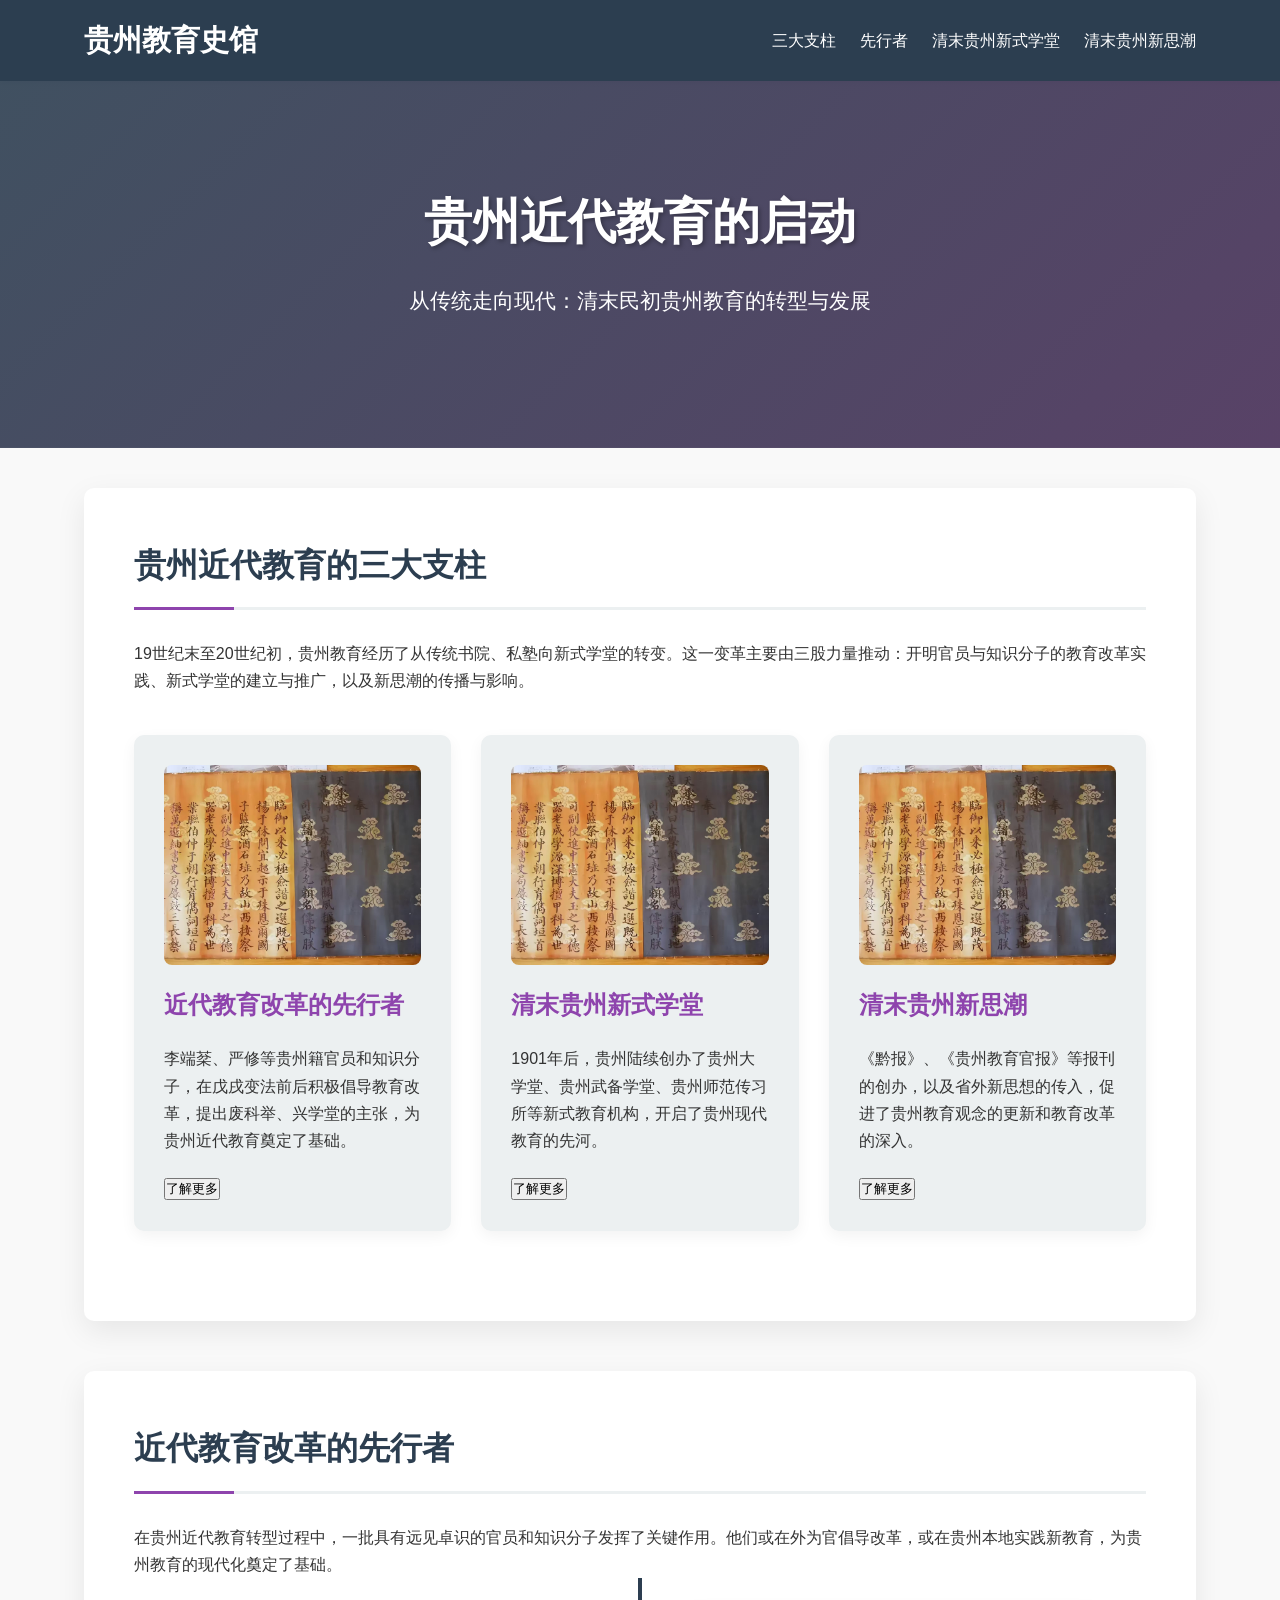
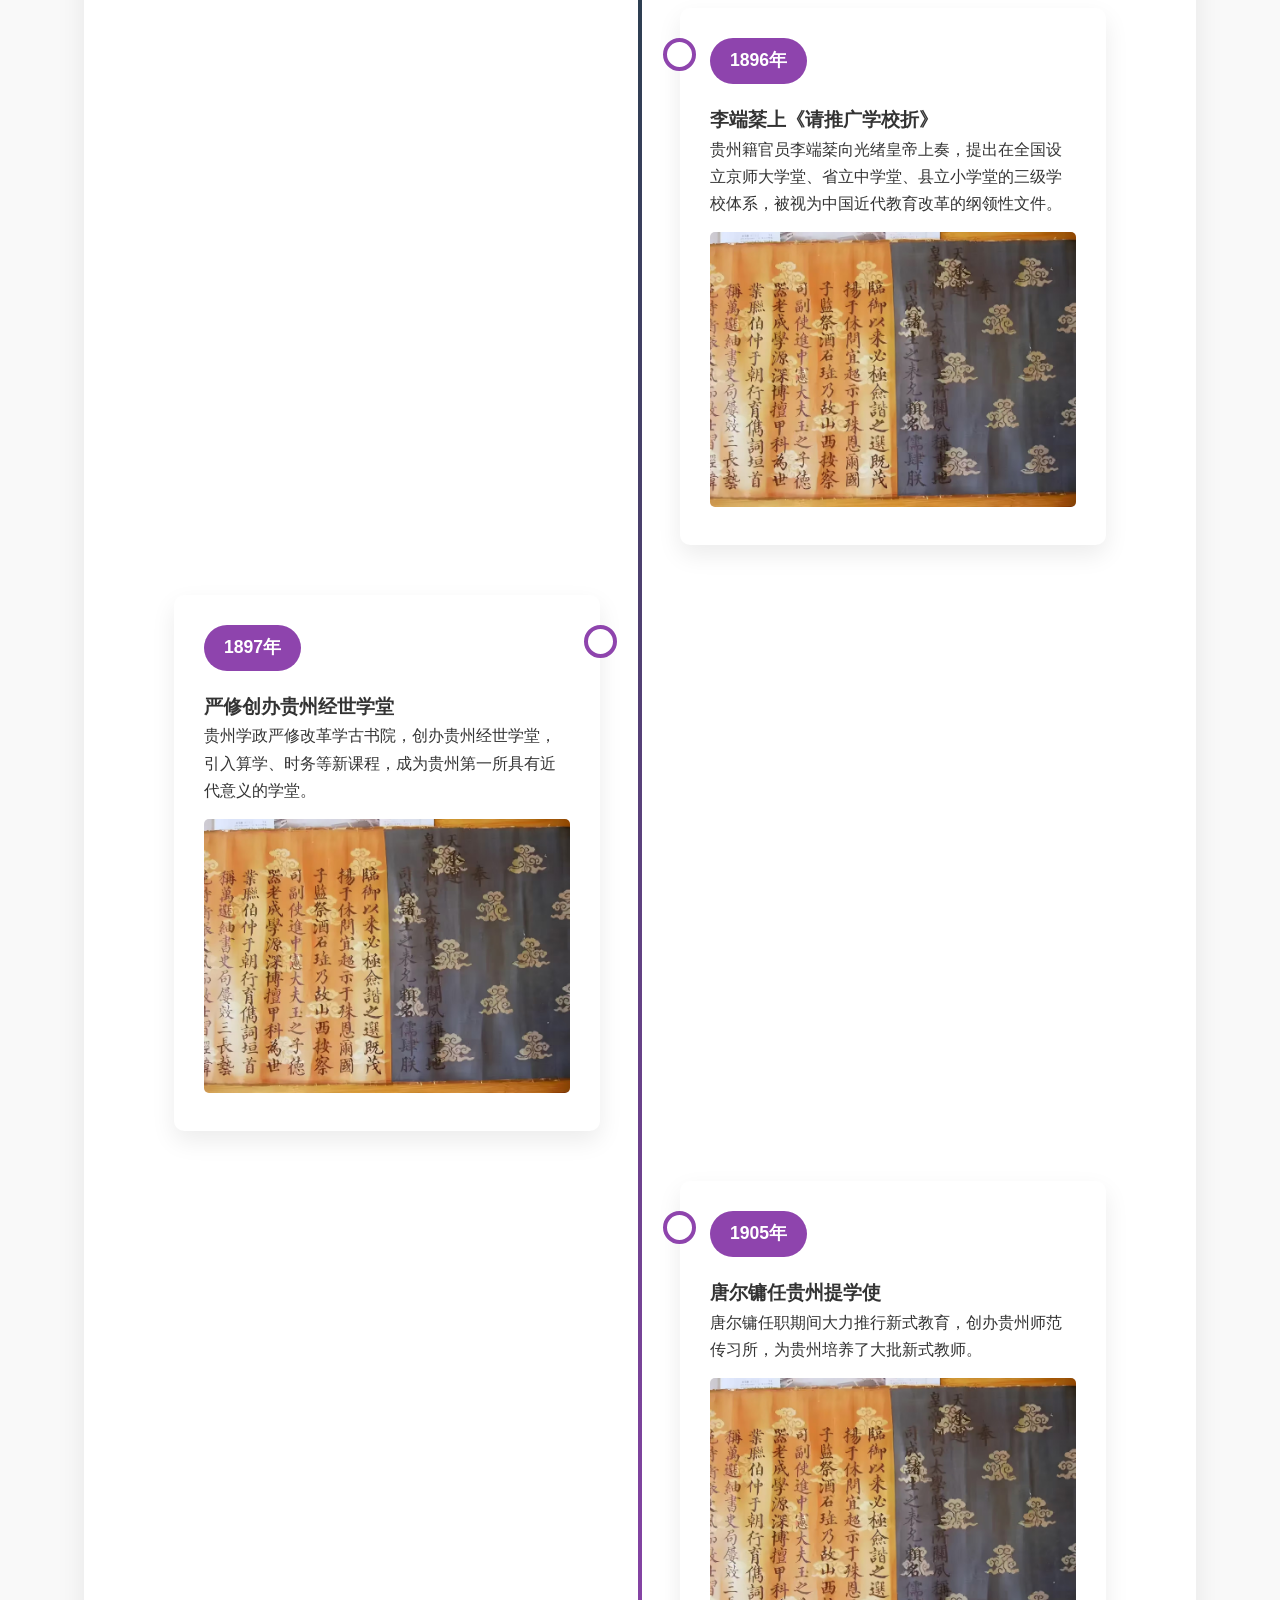
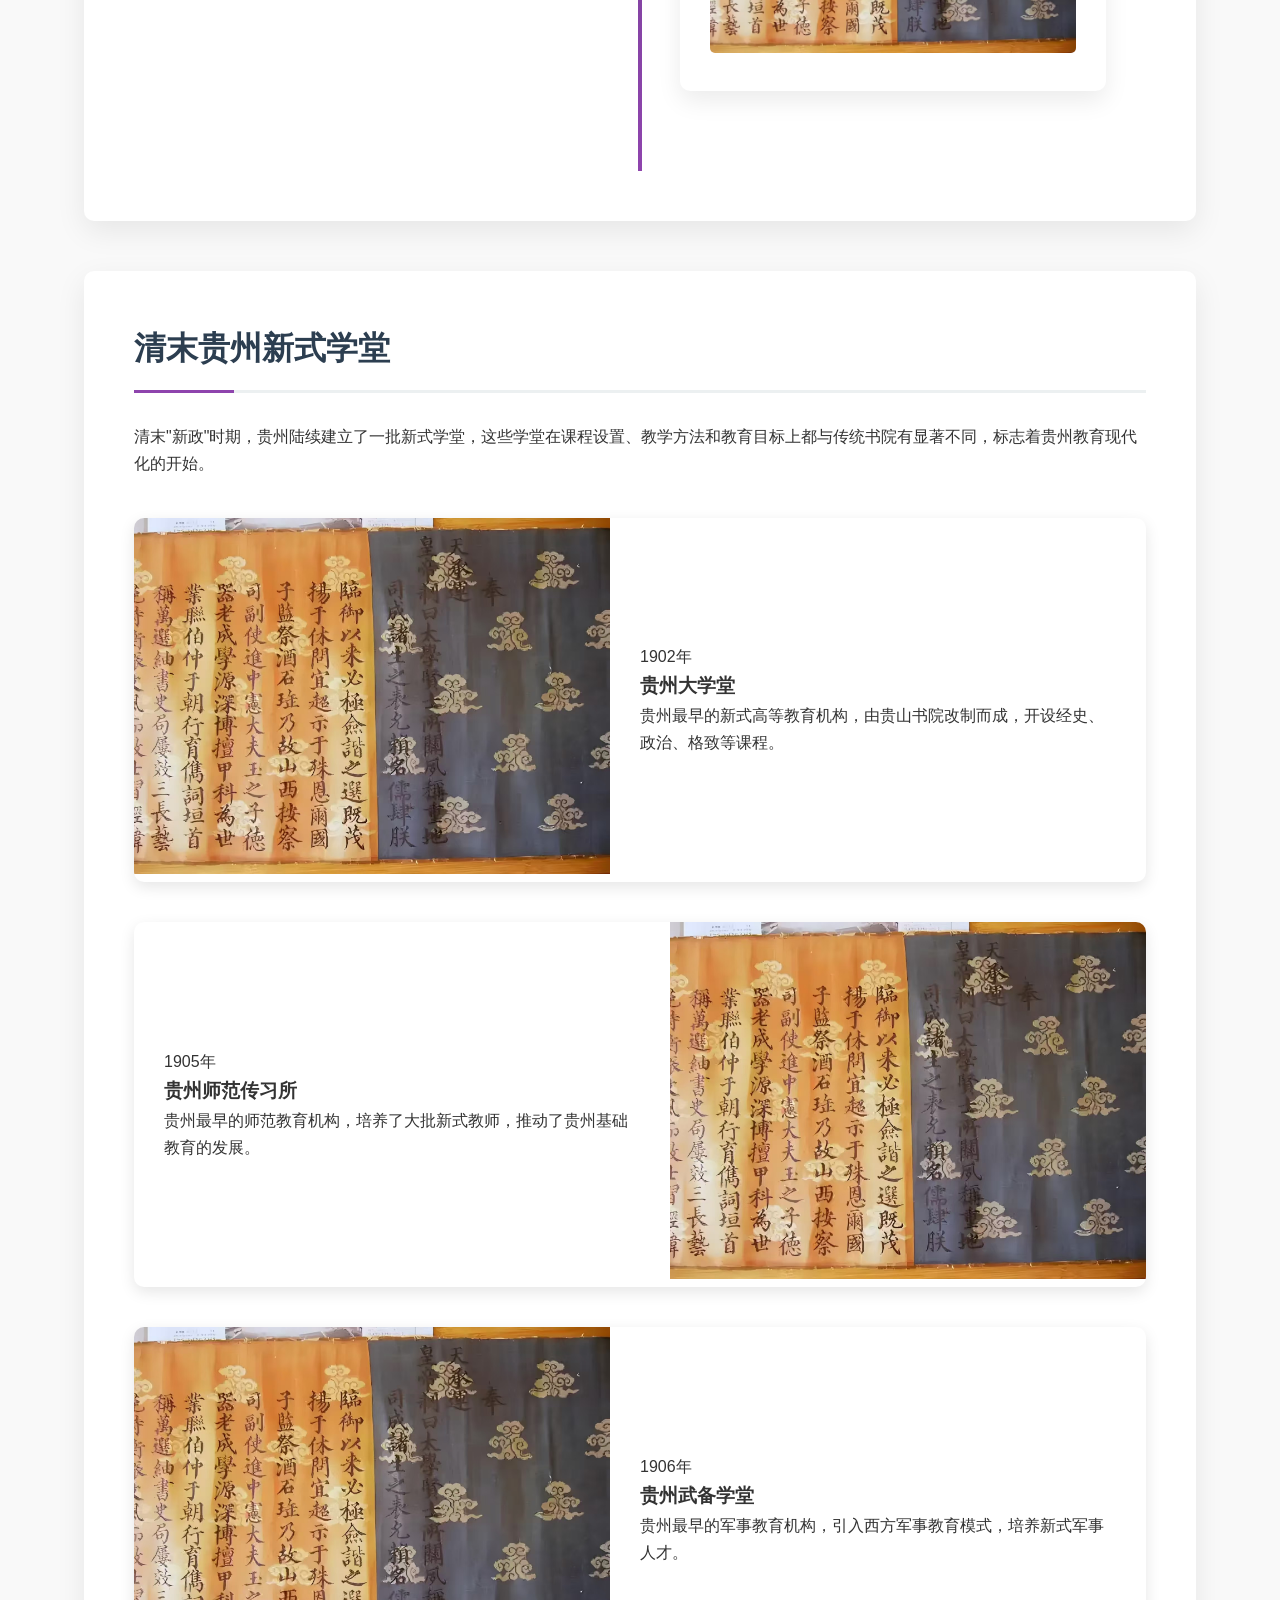
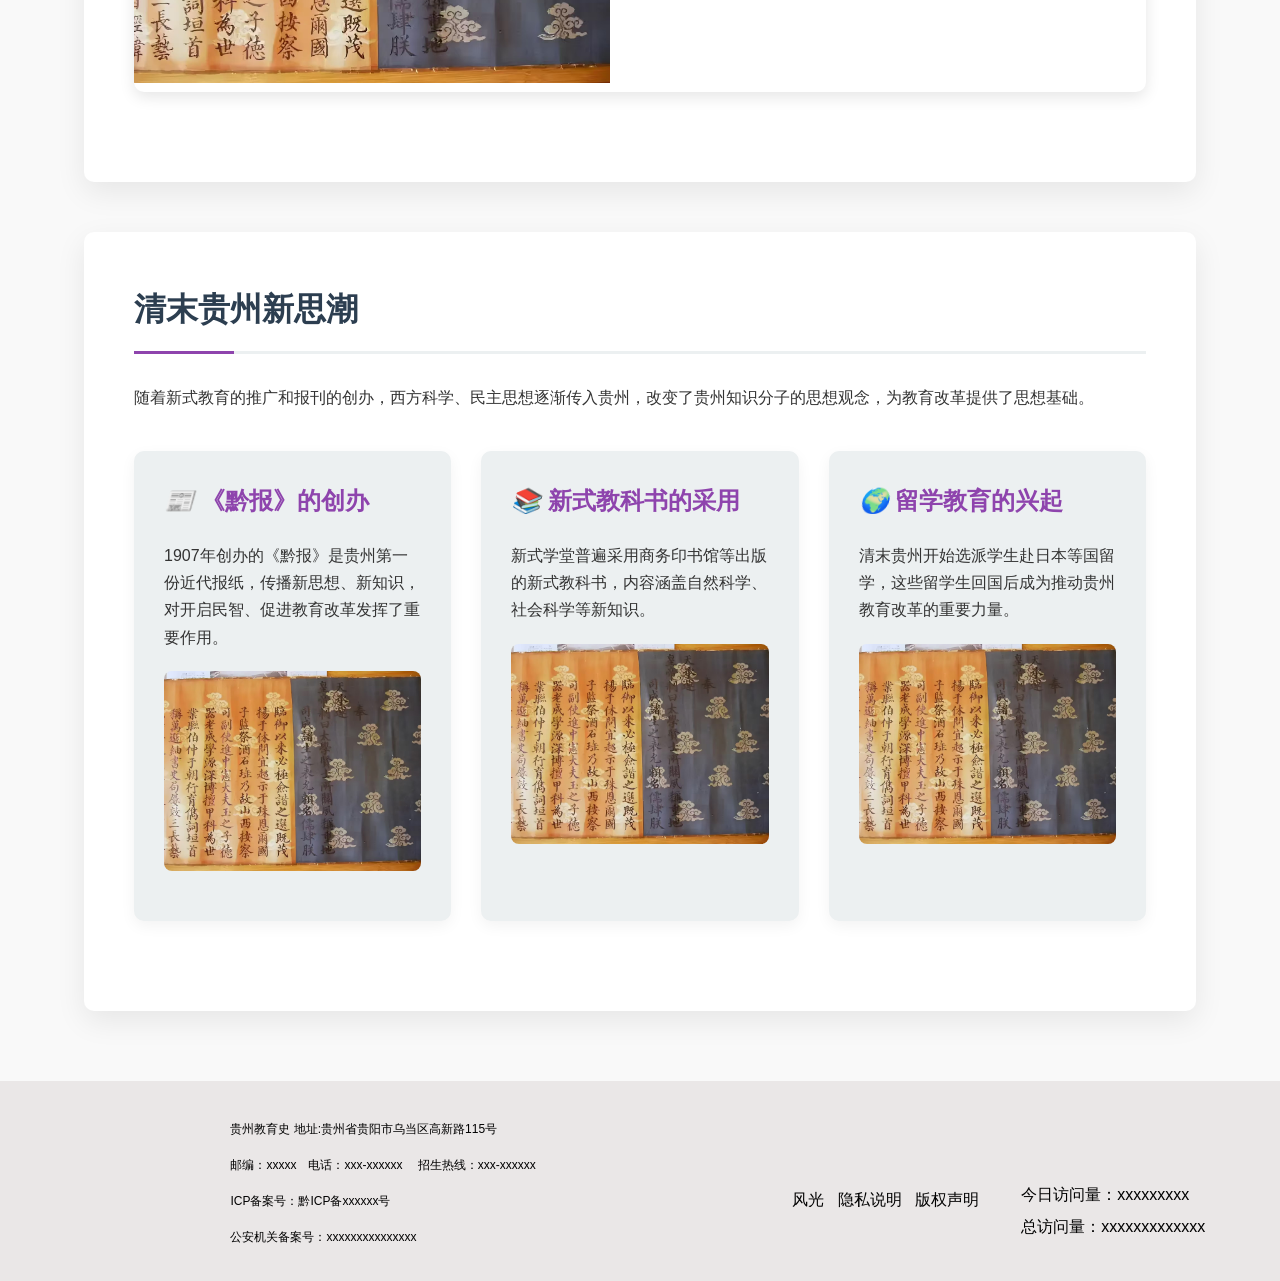
<file: yemian/jdai.html>
<!DOCTYPE html>
<html lang="zh-CN">
<head>
    <meta charset="UTF-8">
    <meta name="viewport" content="width=device-width, initial-scale=1.0">
    <title>贵州教育史馆 - 贵州近代教育启动</title>
    <link rel="stylesheet" href="../css/jdai.css">
    <link rel="stylesheet" href="../css/footer.css">
    <script src="../js/jdai.js"></script>
</head>
<body>
    <header>
        <div class="container">
            <div class="header-content">
                <div class="logo">贵州教育史馆</div>
                <nav>
                    <ul>
                        <li><a href="#sdzz">三大支柱</a></li>
                        <li><a href="#reformers">先行者</a></li>
                        <li><a href="#schools">清末贵州新式学堂</a></li>
                        <li><a href="#thoughts">清末贵州新思潮</a></li>
                        
                    </ul>
                </nav>
            </div>
        </div>
    </header>

    <div class="hero">
        <div  class="container">
            <h1>贵州近代教育的启动</h1>
            <p>从传统走向现代：清末民初贵州教育的转型与发展</p>
        </div>
    </div>
    
    <div class="container">
        <section class="content-section">
            <h2 id="sdzz" class="section-title">贵州近代教育的三大支柱</h2>
            <p>19世纪末至20世纪初，贵州教育经历了从传统书院、私塾向新式学堂的转变。这一变革主要由三股力量推动：开明官员与知识分子的教育改革实践、新式学堂的建立与推广，以及新思潮的传播与影响。</p>
            
            <div class="three-columns">
                <div class="column">
                    <div class="column-image">
                        <img src="../images/1.jpg" alt="教育改革先行者">
                    </div>
                    <h3>近代教育改革的先行者</h3>
                    <p>李端棻、严修等贵州籍官员和知识分子，在戊戌变法前后积极倡导教育改革，提出废科举、兴学堂的主张，为贵州近代教育奠定了基础。</p>
                    <button class="read-more" data-target="reformers">了解更多</button>
                </div>
                
                <div class="column">
                    <div class="column-image">
                        <img src="../images/1.jpg" alt="新式学堂">
                    </div>
                    <h3>清末贵州新式学堂</h3>
                    <p>1901年后，贵州陆续创办了贵州大学堂、贵州武备学堂、贵州师范传习所等新式教育机构，开启了贵州现代教育的先河。</p>
                    <button class="read-more" data-target="schools">了解更多</button>
                </div>
                
                <div class="column">
                    <div class="column-image">
                        <img src="../images/1.jpg" alt="新思潮">
                    </div>
                    <h3>清末贵州新思潮</h3>
                    <p>《黔报》、《贵州教育官报》等报刊的创办，以及省外新思想的传入，促进了贵州教育观念的更新和教育改革的深入。</p>
                    <button class="read-more" data-target="thoughts">了解更多</button>
                </div>
            </div>
        </section>
        
        <!-- 教育改革先行者部分 -->
        <section class="content-section" id="reformers">
            <h2 class="section-title">近代教育改革的先行者</h2>
            <p>在贵州近代教育转型过程中，一批具有远见卓识的官员和知识分子发挥了关键作用。他们或在外为官倡导改革，或在贵州本地实践新教育，为贵州教育的现代化奠定了基础。</p>
            
            <div class="timeline-container">
                <div class="timeline-line"></div>
                
                <div class="timeline-item">
                    <div class="timeline-content">
                        <span class="timeline-year">1896年</span>
                        <h3>李端棻上《请推广学校折》</h3>
                        <p>贵州籍官员李端棻向光绪皇帝上奏，提出在全国设立京师大学堂、省立中学堂、县立小学堂的三级学校体系，被视为中国近代教育改革的纲领性文件。</p>
                        <div class="timeline-image">
                            <img src="../images/1.jpg" alt="李端棻" style="width:100%; margin-top:15px; border-radius:5px;">
                        </div>
                    </div>
                </div>
                
                <div class="timeline-item">
                    <div class="timeline-content">
                        <span class="timeline-year">1897年</span>
                        <h3>严修创办贵州经世学堂</h3>
                        <p>贵州学政严修改革学古书院，创办贵州经世学堂，引入算学、时务等新课程，成为贵州第一所具有近代意义的学堂。</p>
                        <div class="timeline-image">
                            <img src="../images/1.jpg" alt="李端棻" style="width:100%; margin-top:15px; border-radius:5px;">
                        </div>
                    </div>
                </div>
                
                <div class="timeline-item">
                    <div class="timeline-content">
                        <span class="timeline-year">1905年</span>
                        <h3>唐尔镛任贵州提学使</h3>
                        <p>唐尔镛任职期间大力推行新式教育，创办贵州师范传习所，为贵州培养了大批新式教师。</p>
                        <div class="timeline-image">
                            <img src="../images/1.jpg" alt="李端棻" style="width:100%; margin-top:15px; border-radius:5px;">
                        </div>
                    </div>
                </div>
            </div>
        </section>
        
        <!-- 新式学堂部分 -->
        <section class="content-section" id="schools">
            <h2 class="section-title">清末贵州新式学堂</h2>
            <p>清末"新政"时期，贵州陆续建立了一批新式学堂，这些学堂在课程设置、教学方法和教育目标上都与传统书院有显著不同，标志着贵州教育现代化的开始。</p>
            
            <div class="alternating-layout">
                <!-- 第一个卡片 - 图片在左 -->
                <div class="alternating-card">
                    <div class="alternating-image left">
                        <img src="../images/1.jpg" alt="贵州大学堂">
                    </div>
                    <div class="alternating-content">
                        <span class="history-tag">1902年</span>
                        <h3>贵州大学堂</h3>
                        <p>贵州最早的新式高等教育机构，由贵山书院改制而成，开设经史、政治、格致等课程。</p>
                    </div>
                </div>
                
                <!-- 第二个卡片 - 图片在右 -->
                <div class="alternating-card">
                    <div class="alternating-content">
                        <span class="history-tag">1905年</span>
                        <h3>贵州师范传习所</h3>
                        <p>贵州最早的师范教育机构，培养了大批新式教师，推动了贵州基础教育的发展。</p>
                    </div>
                    <div class="alternating-image right">
                        <img src="../images/1.jpg" alt="师范传习所">
                    </div>
                </div>
                
                <!-- 第三个卡片 - 图片在左 -->
                <div class="alternating-card">
                    <div class="alternating-image left">
                        <img src="../images/1.jpg" alt="武备学堂">
                    </div>
                    <div class="alternating-content">
                        <span class="history-tag">1906年</span>
                        <h3>贵州武备学堂</h3>
                        <p>贵州最早的军事教育机构，引入西方军事教育模式，培养新式军事人才。</p>
                    </div>
                </div>
            </div>
        </section>
        
        <!-- 新思潮部分 -->
        <section class="content-section" id="thoughts">
            <h2 class="section-title">清末贵州新思潮</h2>
            <p>随着新式教育的推广和报刊的创办，西方科学、民主思想逐渐传入贵州，改变了贵州知识分子的思想观念，为教育改革提供了思想基础。</p>
            
            <div class="three-columns">
                <div class="column">
                    <h3><i class="icon">📰</i> 《黔报》的创办</h3>
                    <p>1907年创办的《黔报》是贵州第一份近代报纸，传播新思想、新知识，对开启民智、促进教育改革发挥了重要作用。</p>
                    <div class="column-image">
                        <img src="../images/1.jpg" alt="黔报">
                    </div>
                </div>
                
                <div class="column">
                    <h3><i class="icon">📚</i> 新式教科书的采用</h3>
                    <p>新式学堂普遍采用商务印书馆等出版的新式教科书，内容涵盖自然科学、社会科学等新知识。</p>
                    <div class="column-image">
                        <img src="../images/1.jpg" alt="新式教科书">
                    </div>
                </div>
                
                <div class="column">
                    <h3><i class="icon">🌍</i> 留学教育的兴起</h3>
                    <p>清末贵州开始选派学生赴日本等国留学，这些留学生回国后成为推动贵州教育改革的重要力量。</p>
                    <div class="column-image">
                        <img src="../images/1.jpg" alt="留学生">
                    </div>
                </div>
            </div>
        </section>
    </div>

   

<!-- 页脚 -->
<div class="footer" >
    <div class="footer-tu">
        
    </div>
    <div class="footer-word">
        <ul>
            <li> 贵州教育史   地址:贵州省贵阳市乌当区高新路115号 </li>
            <li> 邮编：xxxxx　电话：xxx-xxxxxx  　招生热线：xxx-xxxxxx   </li>
            <li> ICP备案号：黔ICP备xxxxxx号 </li>
            <li> 公安机关备案号：xxxxxxxxxxxxxxx </li>
        </ul>
    
    </div>
    <div class="footer-share">
        <ul>
            
            <li> 风光</li>
            <li> 隐私说明 </li>
            <li> 版权声明 </li>
        
        </ul>
    </div>
    <div class="footer-visit">
    
    <ul>
        <li> 今日访问量：xxxxxxxxx</li>
            <li> 总访问量：xxxxxxxxxxxxx </li>
        </ul>
    </div>

</div>



</body>
</html>
</file>
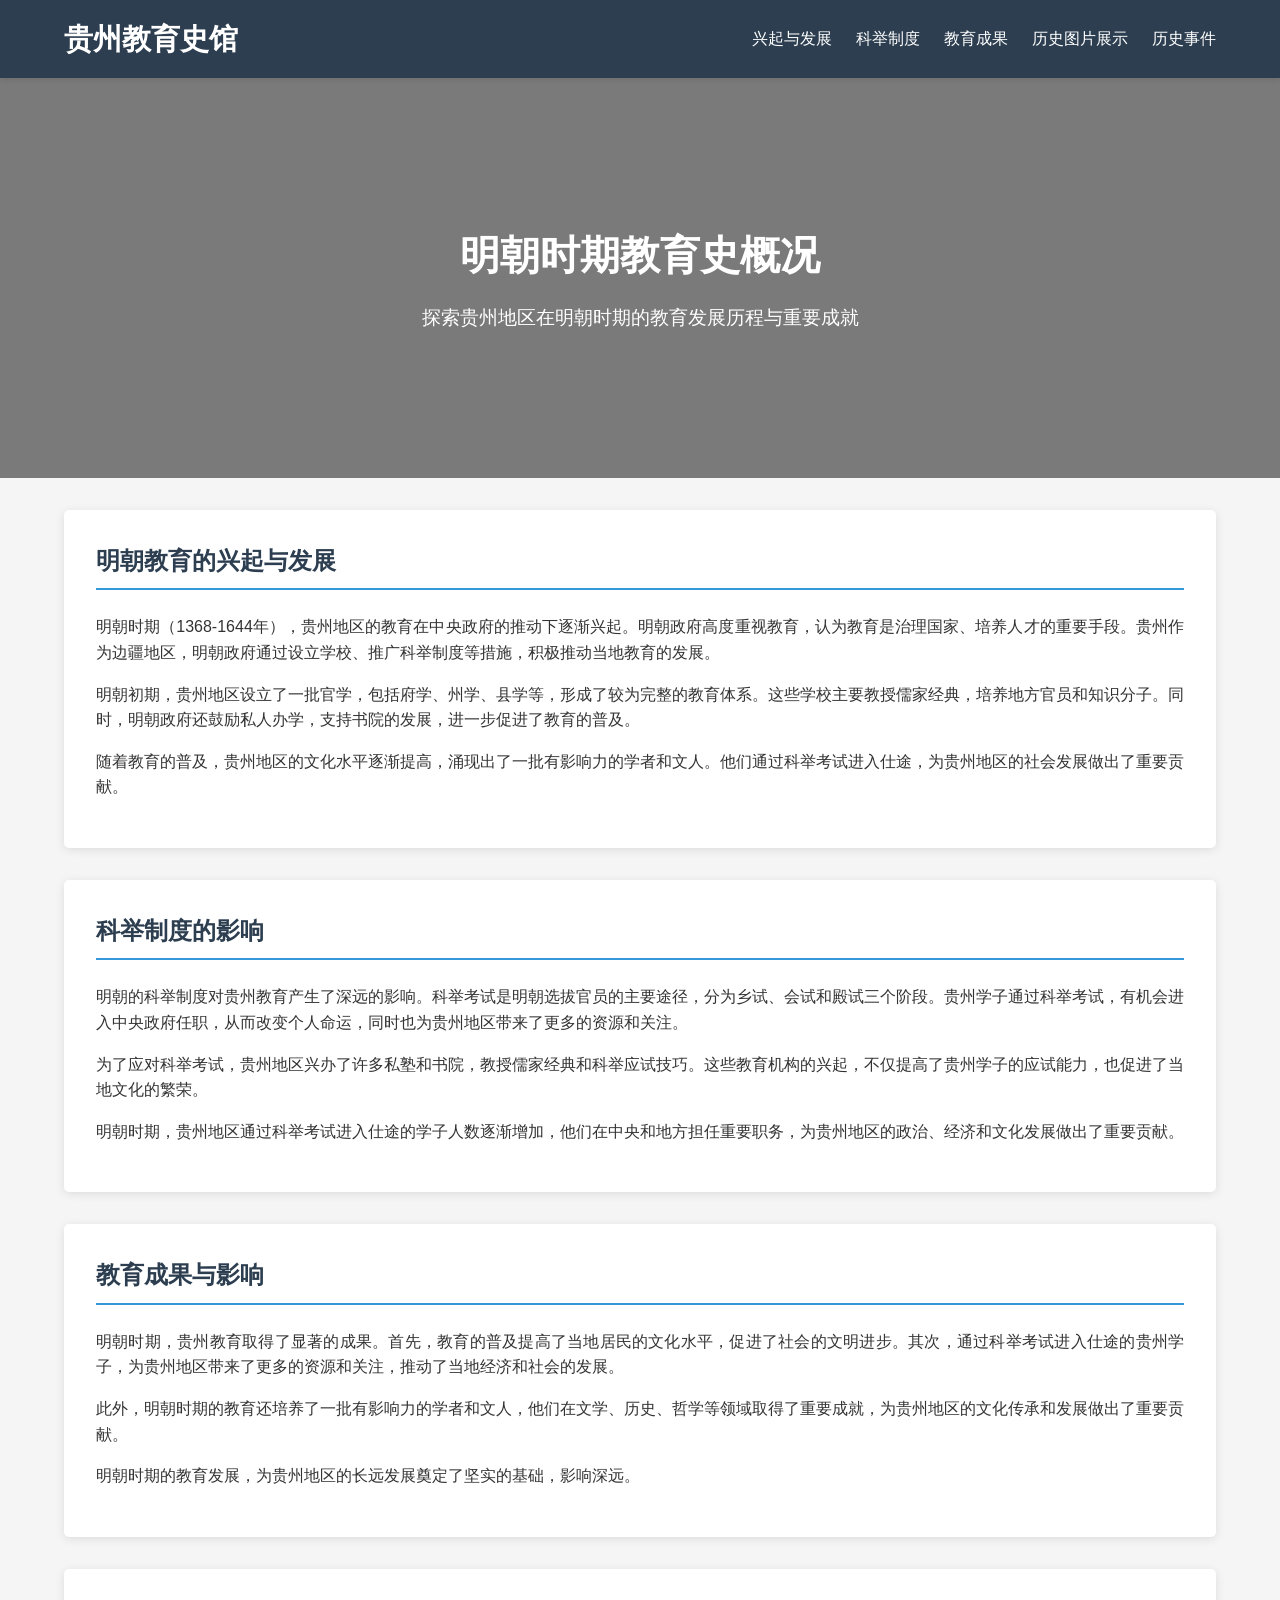
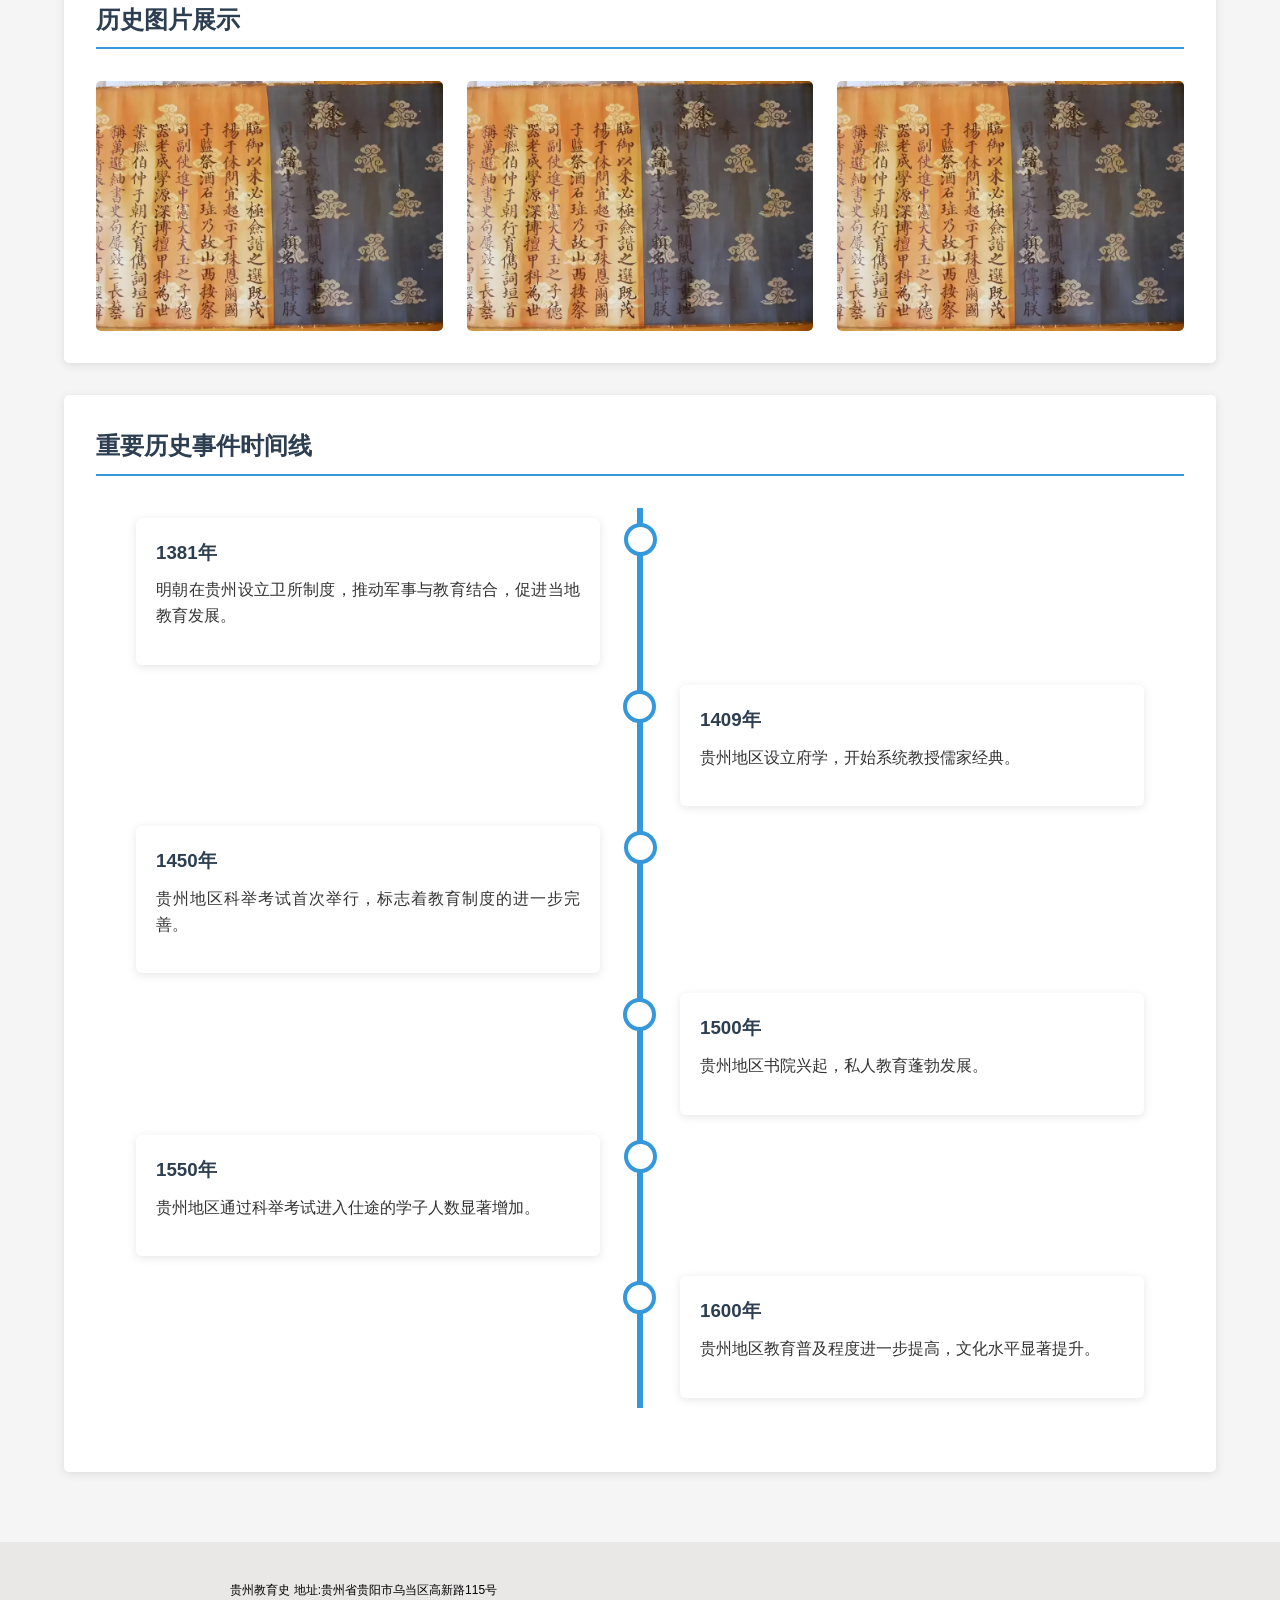
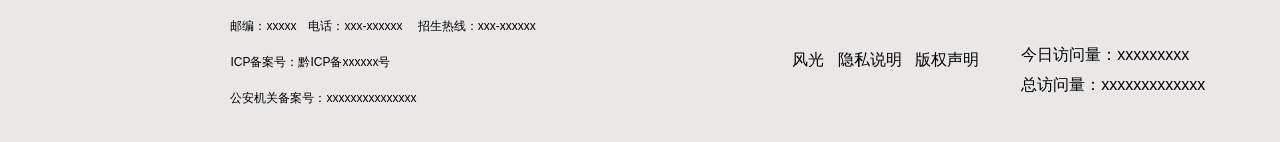
<file: yemian/ming.html>
<!DOCTYPE html>
<html lang="zh-CN">
<head>
    <meta charset="UTF-8">
    <meta name="viewport" content="width=device-width, initial-scale=1.0">
    <title>明朝时期的贵州教育 - 贵州教育史馆</title>
    <link rel="stylesheet" href="../css/ming.css">
    <link rel="stylesheet" href="../css/footer.css">
    <script src="../js/ming.js"></script>
</head>
<body>
    <header>
        <div class="container">
            <div class="header-content">
                <div class="logo">贵州教育史馆</div>
                <nav>
                    <ul>
                        <li><a href="#xqfz">兴起与发展</a></li>
                        <li><a href="#kjzd">科举制度</a></li>
                        <li><a href="#jycg">教育成果</a></li>
                        <li><a href="#lstp">历史图片展示</a></li>
                        <li><a href="#lssj">历史事件</a></li>
                    </ul>
                </nav>
            </div>
        </div>
    </header>

    <div class="hero">
        <div class="hero-content">
            <h1>明朝时期教育史概况</h1>
            <p>探索贵州地区在明朝时期的教育发展历程与重要成就</p>
        </div>
    </div>

    <div class="container">
        <section id="xqfz" class="content-section">
            <h2>明朝教育的兴起与发展</h2>
            <p>明朝时期（1368-1644年），贵州地区的教育在中央政府的推动下逐渐兴起。明朝政府高度重视教育，认为教育是治理国家、培养人才的重要手段。贵州作为边疆地区，明朝政府通过设立学校、推广科举制度等措施，积极推动当地教育的发展。</p>
            <p>明朝初期，贵州地区设立了一批官学，包括府学、州学、县学等，形成了较为完整的教育体系。这些学校主要教授儒家经典，培养地方官员和知识分子。同时，明朝政府还鼓励私人办学，支持书院的发展，进一步促进了教育的普及。</p>
            <p>随着教育的普及，贵州地区的文化水平逐渐提高，涌现出了一批有影响力的学者和文人。他们通过科举考试进入仕途，为贵州地区的社会发展做出了重要贡献。</p>
        </section>

        <section id="kjzd"  class="content-section">
            <h2>科举制度的影响</h2>
            <p>明朝的科举制度对贵州教育产生了深远的影响。科举考试是明朝选拔官员的主要途径，分为乡试、会试和殿试三个阶段。贵州学子通过科举考试，有机会进入中央政府任职，从而改变个人命运，同时也为贵州地区带来了更多的资源和关注。</p>
            <p>为了应对科举考试，贵州地区兴办了许多私塾和书院，教授儒家经典和科举应试技巧。这些教育机构的兴起，不仅提高了贵州学子的应试能力，也促进了当地文化的繁荣。</p>
            <p>明朝时期，贵州地区通过科举考试进入仕途的学子人数逐渐增加，他们在中央和地方担任重要职务，为贵州地区的政治、经济和文化发展做出了重要贡献。</p>
        </section>

        <section id="jycg" class="content-section">
            <h2>教育成果与影响</h2>
            <p>明朝时期，贵州教育取得了显著的成果。首先，教育的普及提高了当地居民的文化水平，促进了社会的文明进步。其次，通过科举考试进入仕途的贵州学子，为贵州地区带来了更多的资源和关注，推动了当地经济和社会的发展。</p>
            <p>此外，明朝时期的教育还培养了一批有影响力的学者和文人，他们在文学、历史、哲学等领域取得了重要成就，为贵州地区的文化传承和发展做出了重要贡献。</p>
            <p>明朝时期的教育发展，为贵州地区的长远发展奠定了坚实的基础，影响深远。</p>
        </section>

        <section id="lstp" class="content-section">
            <h2>历史图片展示</h2>
            <div class="image-gallery">
                <div class="gallery-item">
                    <img src="../images/1.jpg" alt="明朝教育机构">
                    <div class="gallery-caption">明朝时期的贵州教育机构</div>
                </div>
                <div class="gallery-item">
                    <img src="../images/1.jpg" alt="科举考试场景">
                    <div class="gallery-caption">明朝科举考试场景</div>
                </div>
                <div class="gallery-item">
                    <img src="../images/1.jpg" alt="明朝书院">
                    <div class="gallery-caption">明朝时期的贵州书院</div>
                </div>
            </div>
        </section>

        <section id="lssj"  class="content-section">
            <h2>重要历史事件时间线</h2>
            <div class="timeline">
                <div class="timeline-item left">
                    <div class="timeline-content">
                        <h3>1381年</h3>
                        <p>明朝在贵州设立卫所制度，推动军事与教育结合，促进当地教育发展。</p>
                    </div>
                </div>
                <div class="timeline-item right">
                    <div class="timeline-content">
                        <h3>1409年</h3>
                        <p>贵州地区设立府学，开始系统教授儒家经典。</p>
                    </div>
                </div>
                <div class="timeline-item left">
                    <div class="timeline-content">
                        <h3>1450年</h3>
                        <p>贵州地区科举考试首次举行，标志着教育制度的进一步完善。</p>
                    </div>
                </div>
                <div class="timeline-item right">
                    <div class="timeline-content">
                        <h3>1500年</h3>
                        <p>贵州地区书院兴起，私人教育蓬勃发展。</p>
                    </div>
                </div>
                <div class="timeline-item left">
                    <div class="timeline-content">
                        <h3>1550年</h3>
                        <p>贵州地区通过科举考试进入仕途的学子人数显著增加。</p>
                    </div>
                </div>
                <div class="timeline-item right">
                    <div class="timeline-content">
                        <h3>1600年</h3>
                        <p>贵州地区教育普及程度进一步提高，文化水平显著提升。</p>
                    </div>
                </div>
            </div>
        </section>
    </div>
    
   

   <!-- 页脚 -->
   <div class="footer" >
    <div class="footer-tu">
        
    </div>
    <div class="footer-word">
        <ul>
            <li> 贵州教育史   地址:贵州省贵阳市乌当区高新路115号 </li>
            <li> 邮编：xxxxx　电话：xxx-xxxxxx  　招生热线：xxx-xxxxxx   </li>
            <li> ICP备案号：黔ICP备xxxxxx号 </li>
            <li> 公安机关备案号：xxxxxxxxxxxxxxx </li>
        </ul>
    
    </div>
    <div class="footer-share">
        <ul>
            
            <li> 风光</li>
            <li> 隐私说明 </li>
            <li> 版权声明 </li>
        
        </ul>
    </div>
    <div class="footer-visit">
    
    <ul>
        <li> 今日访问量：xxxxxxxxx</li>
            <li> 总访问量：xxxxxxxxxxxxx </li>
        </ul>
    </div>

</div>



</body>
</html>
</file>
<file: css/jdai.css>
/* CSS 样式 */


header {
    background-color: #2c3e50;
    color: #fff;
    padding: 1rem 0;
    box-shadow: 0 2px 5px rgba(0, 0, 0, 0.1);
}

.container {
    width: 90%;
    max-width: 1200px;
    margin: 0 auto;
    padding: 0 15px;
}

.header-content {
    display: flex;
    justify-content: space-between;
    align-items: center;
}

.logo {
    font-size: 1.8rem;
    font-weight: bold;
}

nav ul {
    display: flex;
    list-style: none;
}

nav ul li {
    margin-left: 1.5rem;
}

nav ul li a {
    color: #fff;
    text-decoration: none;
    font-size: 1rem;
    transition: color 0.3s;
}

nav ul li a:hover {
    color: #3498db;
}

:root {
    --primary-color: #2c3e50;
    --secondary-color: #8e44ad;
    --accent-color: #3498db;
    --light-color: #ecf0f1;
    --text-color: #333;
    --text-light: #777;
}

* {
    margin: 0;
    padding: 0;
    box-sizing: border-box;
    font-family: "Microsoft YaHei", "SimHei", sans-serif;
}

body {
    background-color: #f9f9f9;
    color: var(--text-color);
    line-height: 1.7;
}

.container {
    max-width: 1200px;
    margin: 0 auto;
    padding: 0 20px;
}

/* 头部样式 */
.hero {
    background: linear-gradient(135deg, rgba(44, 62, 80, 0.9), rgba(71, 46, 87, 0.9)), 
                url('https://example.com/guizhou-education-bg.jpg');
    background-size: cover;
    background-position: center;
    color: white;
    padding: 100px 20px;
    text-align: center;
    margin-bottom: 40px;
    position: relative;
    overflow: hidden;
}

.hero h1 {
    font-size: 3rem;
    margin-bottom: 20px;
    text-shadow: 2px 2px 4px rgba(0, 0, 0, 0.3);
    animation: fadeInDown 1s ease;
}

.hero p {
    font-size: 1.3rem;
    max-width: 800px;
    margin: 0 auto 30px;
    animation: fadeInUp 1s ease 0.3s both;
}

/* 主要内容区域 */
.content-section {
    background-color: white;
    border-radius: 10px;
    box-shadow: 0 10px 30px rgba(0, 0, 0, 0.08);
    padding: 50px;
    margin-bottom: 50px;
    position: relative;
    overflow: hidden;
    transition: transform 0.3s, box-shadow 0.3s;
}

.content-section:hover {
    transform: translateY(-5px);
    box-shadow: 0 15px 40px rgba(0, 0, 0, 0.12);
}

.section-title {
    color: var(--primary-color);
    margin-bottom: 30px;
    padding-bottom: 15px;
    border-bottom: 3px solid var(--light-color);
    position: relative;
    font-size: 2rem;
}

.section-title::after {
    content: '';
    position: absolute;
    left: 0;
    bottom: -3px;
    width: 100px;
    height: 3px;
    background-color: var(--secondary-color);
}

/* 三栏布局 */
.three-columns {
    display: flex;
    flex-wrap: wrap;
    gap: 30px;
    margin: 40px 0;
}

.column {
    flex: 1 1 300px;
    background-color: var(--light-color);
    border-radius: 10px;
    padding: 30px;
    box-shadow: 0 5px 15px rgba(0, 0, 0, 0.05);
    transition: all 0.3s;
    position: relative;
    overflow: hidden;
}

.column:hover {
    transform: translateY(-10px);
    box-shadow: 0 15px 30px rgba(0, 0, 0, 0.1);
}

.column h3 {
    color: var(--secondary-color);
    margin-bottom: 20px;
    font-size: 1.5rem;
    position: relative;
    z-index: 2;
}

.column p {
    margin-bottom: 20px;
    position: relative;
    z-index: 2;
}

.column-image {
    width: 100%;
    height: 200px;
    border-radius: 8px;
    overflow: hidden;
    margin-bottom: 20px;
    position: relative;
}

.column-image img {
    width: 100%;
    height: 100%;
    object-fit: cover;
    transition: transform 0.5s;
}

.column:hover .column-image img {
    transform: scale(1.1);
}

/* 时间线 */
.timeline-container {
    position: relative;
    padding: 30px 0;
}

.timeline-line {
    position: absolute;
    left: 50%;
    top: 0;
    bottom: 0;
    width: 4px;
    background: linear-gradient(to bottom, var(--primary-color), var(--secondary-color));
    transform: translateX(-50%);
    z-index: 1;
}

.timeline-item {
    position: relative;
    margin-bottom: 50px;
    width: 50%;
    padding: 0 40px;
    box-sizing: border-box;
}

.timeline-item:nth-child(odd) {
    left: 0;
}

.timeline-item:nth-child(even) {
    left: 50%;
}

.timeline-content {
    background-color: white;
    border-radius: 10px;
    padding: 30px;
    box-shadow: 0 10px 25px rgba(0, 0, 0, 0.08);
    position: relative;
}

.timeline-content::after {
    content: '';
    position: absolute;
    top: 30px;
    width: 25px;
    height: 25px;
    background-color: white;
    border: 4px solid var(--secondary-color);
    border-radius: 50%;
}

.timeline-item:nth-child(odd) .timeline-content::after {
    right: -17px;
}

.timeline-item:nth-child(even) .timeline-content::after {
    left: -17px;
}

.timeline-year {
    display: inline-block;
    background-color: var(--secondary-color);
    color: white;
    padding: 8px 20px;
    border-radius: 30px;
    font-weight: bold;
    margin-bottom: 20px;
    font-size: 1.1rem;
}
.history-image img{
    width: 60%;
    height: 50%;
}
/* 交替布局样式 */
.alternating-layout {
    margin: 40px 0;
}

.alternating-card {
    display: flex;
    align-items: center;
    margin-bottom: 40px;
    background: white;
    border-radius: 10px;
    overflow: hidden;
    box-shadow: 0 5px 15px rgba(0,0,0,0.1);
}

.alternating-image {
    flex: 1;
    min-height: 250px;
}

.alternating-image img {
    width: 100%;
    height: 100%;
    object-fit: cover;
}

.alternating-content {
    flex: 1;
    padding: 30px;
}
.alternating-card {
    transition: transform 0.3s ease;
}

.alternating-card:hover {
    transform: translateY(-5px);
}
/* 响应式调整 */
@media (max-width: 768px) {
    .alternating-card {
        flex-direction: column;
    }
    
    .alternating-image.left, 
    .alternating-image.right {
        order: 0;
        width: 100%;
    }
    
    .alternating-content {
        order: 1;
    }
}

/* 动画 */
@keyframes fadeInDown {
    from {
        opacity: 0;
        transform: translateY(-30px);
    }
    to {
        opacity: 1;
        transform: translateY(0);
    }
}

@keyframes fadeInUp {
    from {
        opacity: 0;
        transform: translateY(30px);
    }
    to {
        opacity: 1;
        transform: translateY(0);
    }
}

/* 响应式设计 */
@media (max-width: 768px) {
    .hero h1 {
        font-size: 2.2rem;
    }
    
    .hero p {
        font-size: 1.1rem;
    }
    
    .content-section {
        padding: 30px;
    }
    
    .section-title {
        font-size: 1.8rem;
    }
    
    .timeline-line {
        left: 30px;
    }
    
    .timeline-item {
        width: 100%;
        padding-left: 70px;
        padding-right: 20px;
    }
    
    .timeline-item:nth-child(even) {
        left: 0;
    }
    
    .timeline-content::after {
        left: 18px !important;
    }
}
</file>
<file: css/footer.css>
.footer{
	width:100%;
	height:200px;
	background-color:#eae7e7;
	 margin-top: 70px;
}
.footer-tu{
	width:18%;
	height:200px;
	
    float: left;
	
}

.footer-tu img{
	
	width:30%;
	height:30%;
	  margin-top: 60px;
	   margin-left: 200px;
	
}
.footer-word{
	width:40%;
	height:200px;
	 float: left;
	 
	
}

.footer-word ul{
	margin-top: 30px;
	  line-height: 3; 
            font-size: 12px; 
	
}
 .footer-word ul li{
	color: rgb(0, 0, 0); 
	list-style-type: none;
}




.footer-share{
	width:21%;
	height:200px;
	 float: left;

	
}
.footer-share ul{
	margin-top: 100px;
	margin-left: 50px;
    	list-style-type: none; 
  display: flex; 


}
.footer-share ul li{
	
   margin-right: 1.5ch;
   margin-top: 5px;
    color: rgb(0, 0, 0); 
   


}


.footer-visit{
	width:21%;
	height:200px;
	 float: left;
	
	
}
.footer-visit ul{
		margin-top: 100px;
	margin-left: 10px;
	list-style-type: none; 
	
}
.footer-visit ul li{
		  margin-right: 1.5ch;
   margin-top: 5px;
    color: rgb(0, 0, 0); 
}
</file>
<file: css/ming.css>
/* CSS 样式 */
* {
    margin: 0;
    padding: 0;
    box-sizing: border-box;
}

body {
    font-family: "Microsoft YaHei", Arial, sans-serif;
    background-color: #f5f5f5;
    color: #333;
    line-height: 1.6;
}

header {
    background-color: #2c3e50;
    color: #fff;
    padding: 1rem 0;
    box-shadow: 0 2px 5px rgba(0, 0, 0, 0.1);
}

.container {
    width: 90%;
    max-width: 1200px;
    margin: 0 auto;
}

.header-content {
    display: flex;
    justify-content: space-between;
    align-items: center;
}

.logo {
    font-size: 1.8rem;
    font-weight: bold;
}

nav ul {
    display: flex;
    list-style: none;
}

nav ul li {
    margin-left: 1.5rem;
}

nav ul li a {
    color: #fff;
    text-decoration: none;
    font-size: 1rem;
    transition: color 0.3s;
}

nav ul li a:hover {
    color: #3498db;
}

.hero {
    background-image: linear-gradient(rgba(0, 0, 0, 0.5), rgba(0, 0, 0, 0.5)), url('https://via.placeholder.com/1920x600');
    background-size: cover;
    background-position: center;
    height: 400px;
    display: flex;
    align-items: center;
    justify-content: center;
    text-align: center;
    color: #fff;
    margin-bottom: 2rem;
}

.hero-content h1 {
    font-size: 2.5rem;
    margin-bottom: 1rem;
}

.hero-content p {
    font-size: 1.2rem;
    max-width: 800px;
}

.content-section {
    background-color: #fff;
    padding: 2rem;
    margin-bottom: 2rem;
    border-radius: 5px;
    box-shadow: 0 2px 10px rgba(0, 0, 0, 0.1);
}

.content-section h2 {
    color: #2c3e50;
    margin-bottom: 1.5rem;
    padding-bottom: 0.5rem;
    border-bottom: 2px solid #3498db;
}

.content-section p {
    margin-bottom: 1rem;
    text-align: justify;
}

.image-gallery {
    display: grid;
    grid-template-columns: repeat(auto-fit, minmax(300px, 1fr));
    gap: 1.5rem;
    margin-top: 2rem;
}

.gallery-item {
    position: relative;
    overflow: hidden;
    border-radius: 5px;
    height: 250px;
}

.gallery-item img {
    width: 100%;
    height: 100%;
    object-fit: cover;
    transition: transform 0.3s;
}

.gallery-item:hover img {
    transform: scale(1.05);
}

.gallery-caption {
    position: absolute;
    bottom: 0;
    left: 0;
    right: 0;
    background-color: rgba(0, 0, 0, 0.7);
    color: #fff;
    padding: 0.5rem;
    transform: translateY(100%);
    transition: transform 0.3s;
}

.gallery-item:hover .gallery-caption {
    transform: translateY(0);
}

.timeline {
    position: relative;
    max-width: 1200px;
    margin: 2rem auto;
}

.timeline::after {
    content: '';
    position: absolute;
    width: 6px;
    background-color: #3498db;
    top: 0;
    bottom: 0;
    left: 50%;
    margin-left: -3px;
}

.timeline-item {
    padding: 10px 40px;
    position: relative;
    width: 50%;
    box-sizing: border-box;
}

.timeline-item::after {
    content: '';
    position: absolute;
    width: 25px;
    height: 25px;
    background-color: #fff;
    border: 4px solid #3498db;
    border-radius: 50%;
    top: 15px;
    z-index: 1;
}

.left {
    left: 0;
}

.right {
    left: 50%;
}

.left::after {
    right: -17px;
}

.right::after {
    left: -17px;
}

.timeline-content {
    padding: 20px;
    background-color: #fff;
    border-radius: 6px;
    box-shadow: 0 2px 10px rgba(0, 0, 0, 0.1);
}

.timeline-content h3 {
    color: #2c3e50;
    margin-bottom: 10px;
}









/* 响应式设计 */
@media screen and (max-width: 768px) {
    .header-content {
        flex-direction: column;
        text-align: center;
    }

    nav ul {
        margin-top: 1rem;
    }

    .hero {
        height: 300px;
    }

    .hero-content h1 {
        font-size: 2rem;
    }

    .timeline::after {
        left: 31px;
    }

    .timeline-item {
        width: 100%;
        padding-left: 70px;
        padding-right: 25px;
    }

    .timeline-item::after {
        left: 15px;
    }

    .right {
        left: 0;
    }

    .left::after, .right::after {
        left: 15px;
    }
}
</file>
